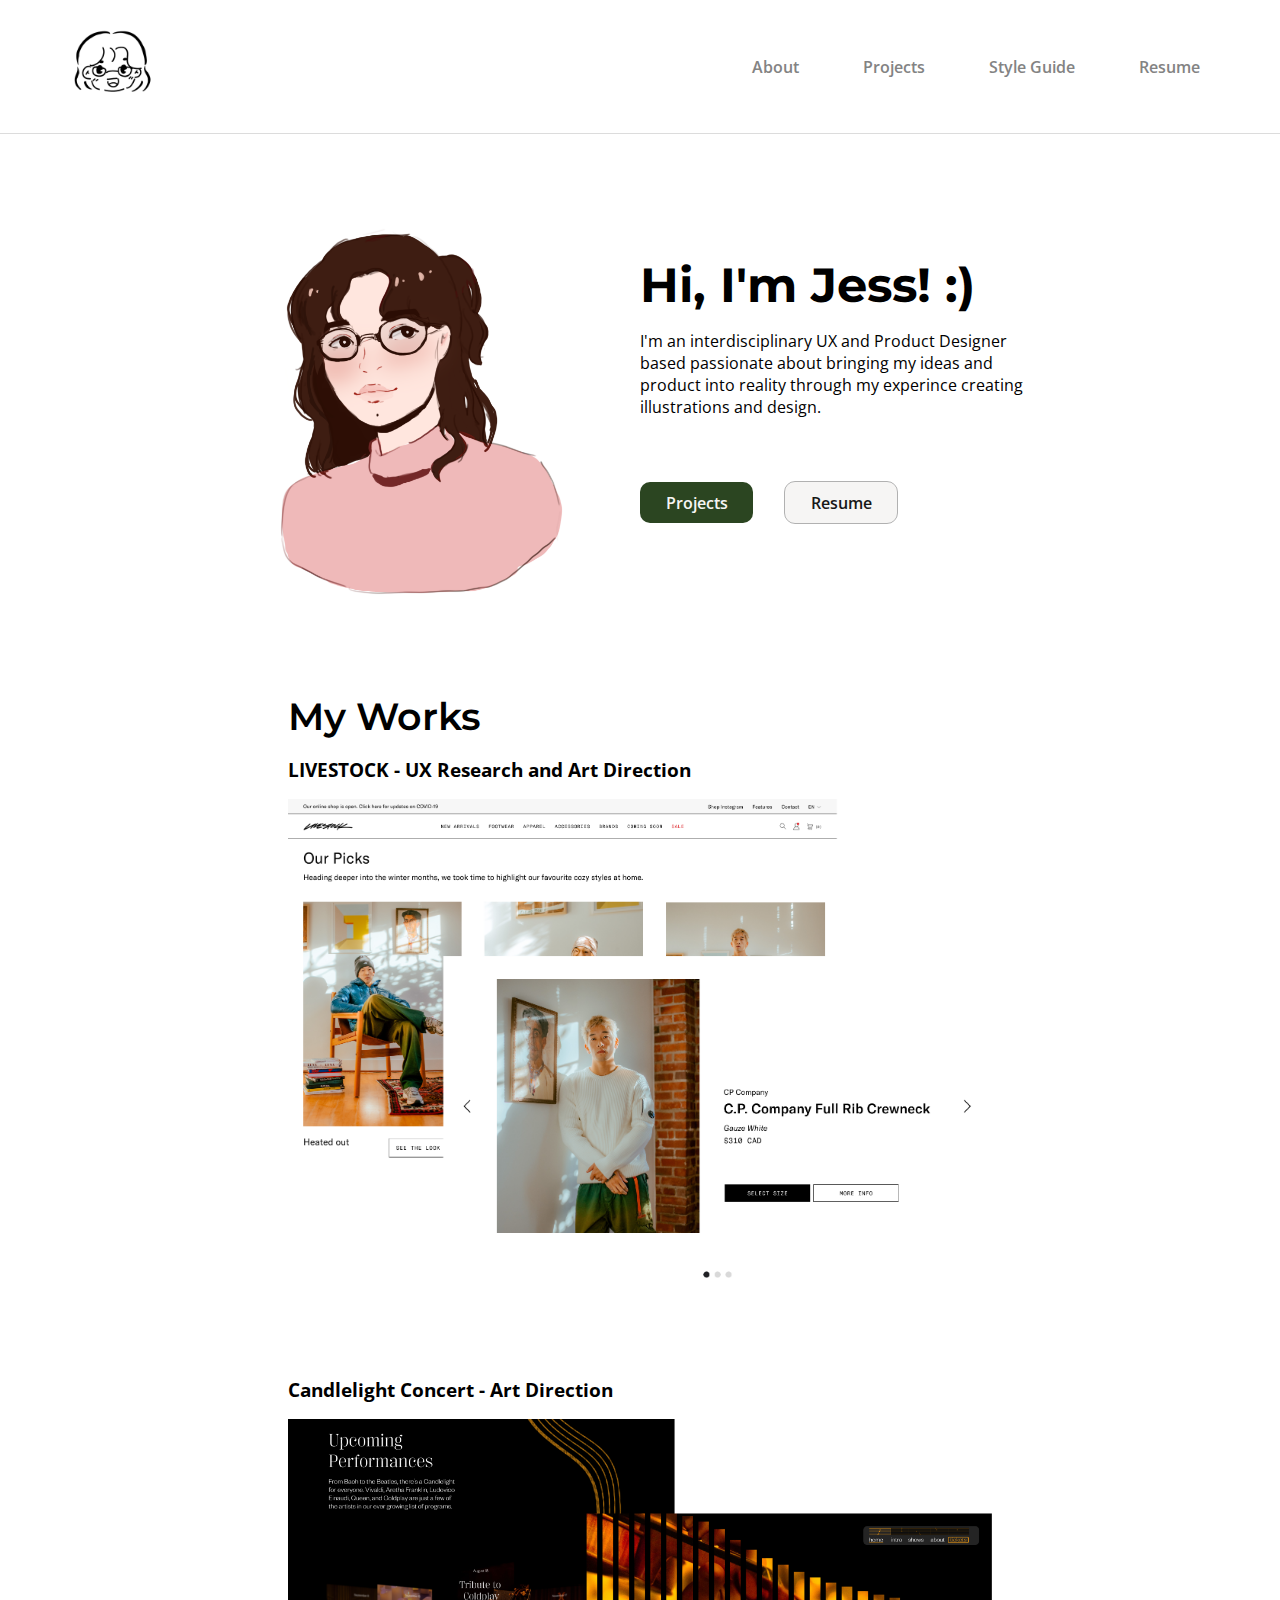
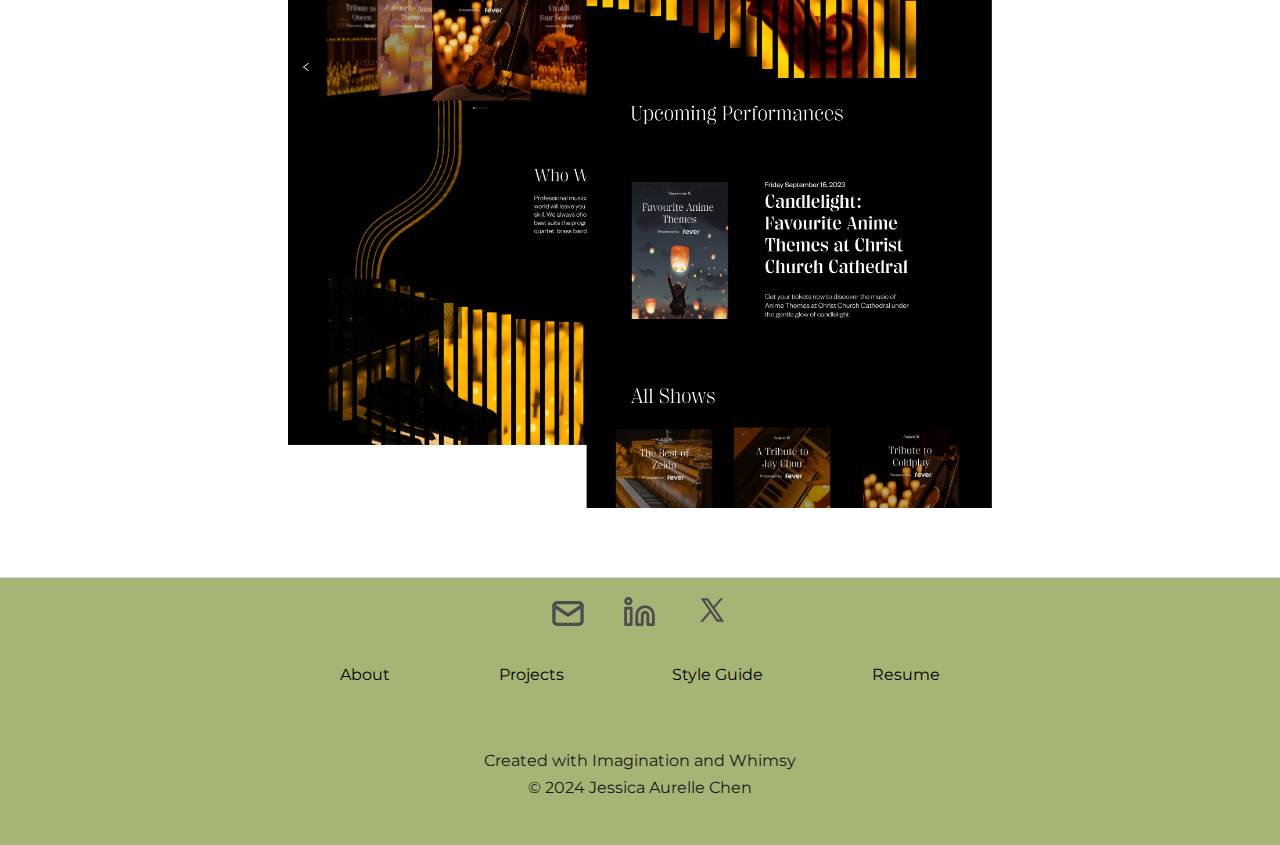
<file: index.html>
<!DOCTYPE html>
<html lang="en">

<head>
    <meta charset="UTF-8">
    <meta name="viewport" content="width=device-width, initial-scale=1.0">

    <link rel="stylesheet" href="css/main.css">
    <link rel="stylesheet" href="css/token.css">

    <!-- Google font import -->
    <link rel="preconnect" href="https://fonts.googleapis.com">
    <link rel="preconnect" href="https://fonts.gstatic.com" crossorigin>
    <link href="https://fonts.googleapis.com/css2?family=Montserrat:ital,wght@0,100..900;1,100..900&family=Open+Sans:wght@300..800&display=swap" rel="stylesheet">
    <link rel="icon" type="image/x-icon" href="favicon.ico">

    <title>Jessica's Portfolio</title>
</head>

<body>
    <!--==================== NAVIGATION BAR ====================-->
    <header id="header">
        <nav class="nav-container">
            <a href="index.html"> 
                <img class="logo" src="img/logo.png" alt="Logo for Jessica's Portfolio">
            </a>
            <div class="nav-menu" id="nav-menu">
                <a href="about.html" class="nav-link">About</a>
                <a href="index.html" class="nav-link">Projects</a>
                <a href="style_guide_page.html" class="nav-link">Style Guide</a>
                <a href="#" class="nav-link">Resume</a>
            </div>
        </nav>
    </header>

    <!--==================== HERO SECTION ====================-->
    <section id="about-me">
        <div class="about-me">
            <div class="Personal-Bio">
                <img class="Bio-Picture" src="img/Works7.png" alt="A drawing of Jess">
                <div class="Bio-Content">
                    <h2>Hi, I'm Jess! :)</h2>
                    <p> I'm an interdisciplinary UX and Product Designer based passionate about bringing my ideas and product into reality through my experince creating illustrations and design.</p>
                    <div class="btn-container">
                        <a href="#project-showcase" class="primary-btn">Projects</a>
                        <a href="#" class="secondary-btn">Resume</a>
                    </div>
                </div>
            </div>
        </div>
    </section>

    <section id="project-showcase">
        <h3> My Works </h3>
        <div>
            <h4 class="h4_change"> LIVESTOCK - UX Research and Art Direction </h4>
            <div class="project-hover" >
                <a href="livestock_page.html">
                    <img class="project-image" src="img/LIVESTOCK.png" alt="A case study of my interactive lookbook made for LIVESTOCK ">
                <div class="overlay">LIVESTOCK Interactive Lookbook</div>
                </a>
            </div>
        </div>
        <div>
            <h4 class="h4_change"> Candlelight Concert - Art Direction </h4>
            <div class="project-hover">
                <a href="candlelight_page.html">
                    <img class="project-image" src="img/CANDLELIGHT.png" alt="A case study of a website redesign I made for Candlelight Concert">
                    <div class="overlay">Candlelight Concert Website Redesign </div>
                </a>
            </div>
        </div>
    </section>

    

    <!--==================== FOOTER ====================-->
    <footer class="footer-container">
        <div class="footer-nav">
            <div class="footer-contact">
                <a href="mailto:jac49@sfu.ca">
                    <img class="footer-icon" src="svg/email.svg" alt="Email Icon.">
                </a>
                <a href="https://www.linkedin.com/in/jessica-chen">
                    <img class="footer-icon" src="svg/linkedin.svg" alt="LinkedIn Logo.">
                </a>
                <a href="https://https://twitter.com/inuraee">
                    <img class="footer-icon" src="svg/twitter.svg" alt="Twitter / X Logo.">
                </a>
            </div>
            <div class="footer-links">
                <a href="about.html" class="footer-link">About</a>
                <a href="projects.html" class="footer-link">Projects</a>
                <a href="style-guide.html" class="footer-link">Style Guide</a>
                <a href="#" class="footer-link">Resume</a>
            </div>
        </div>
        <div class="footer-text">
            <p class="footer-copyright"> Created with Imagination and Whimsy </p>
            <p class="footer-copyright"> © 2024 Jessica Aurelle Chen </p>
        </div>
    </footer>
</body>

</html>
</file>
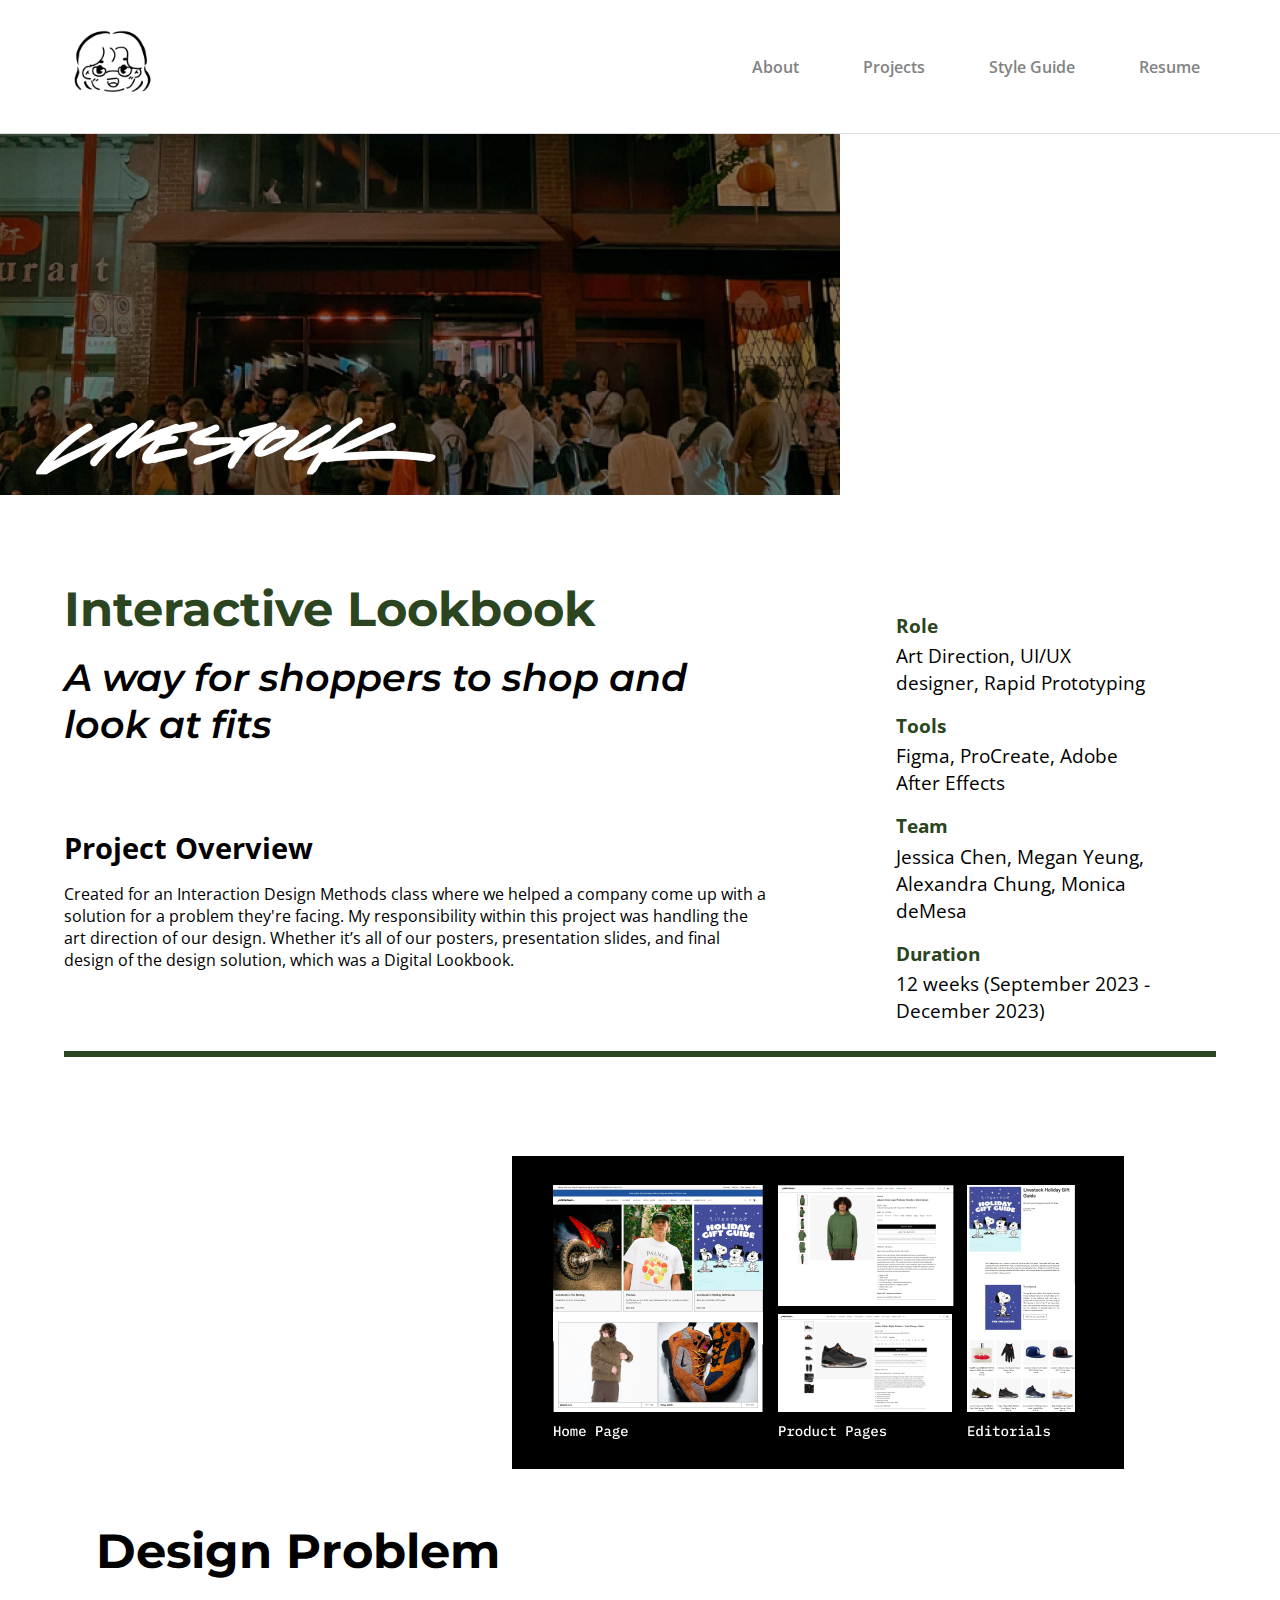
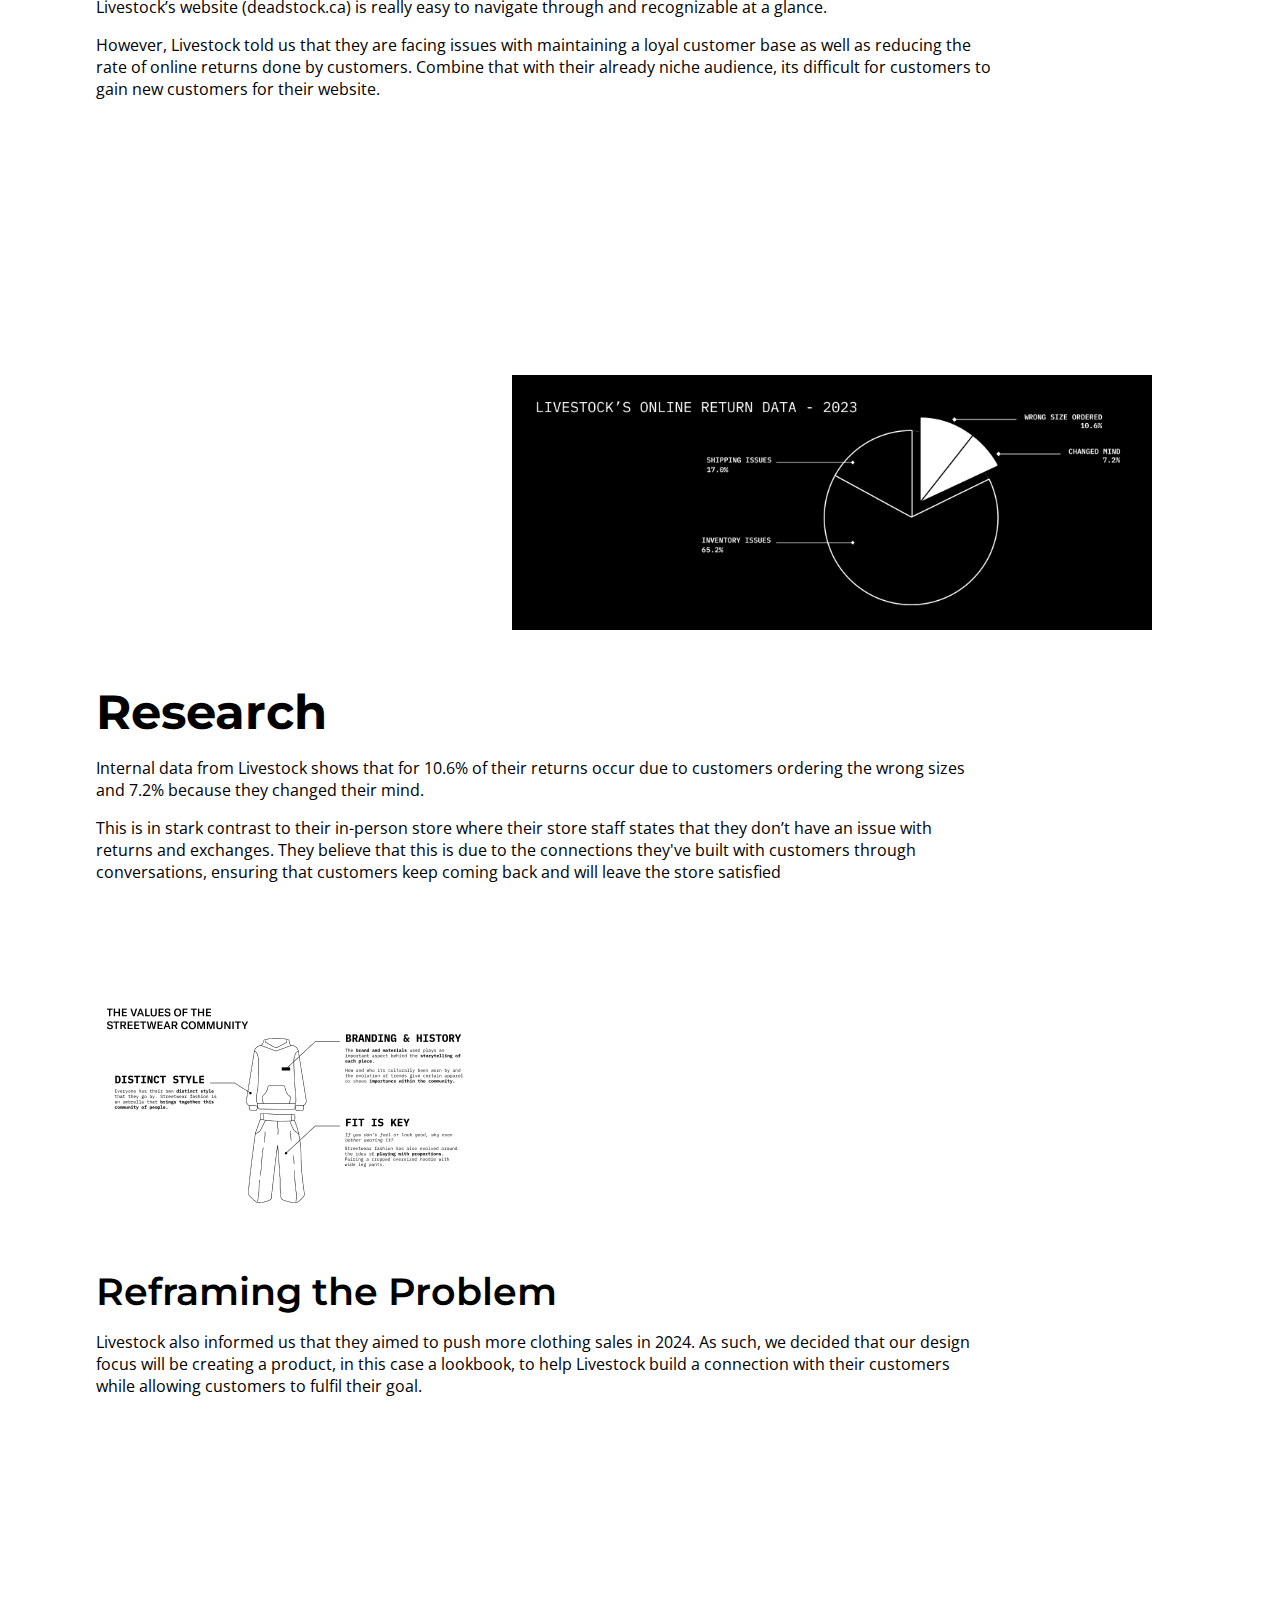
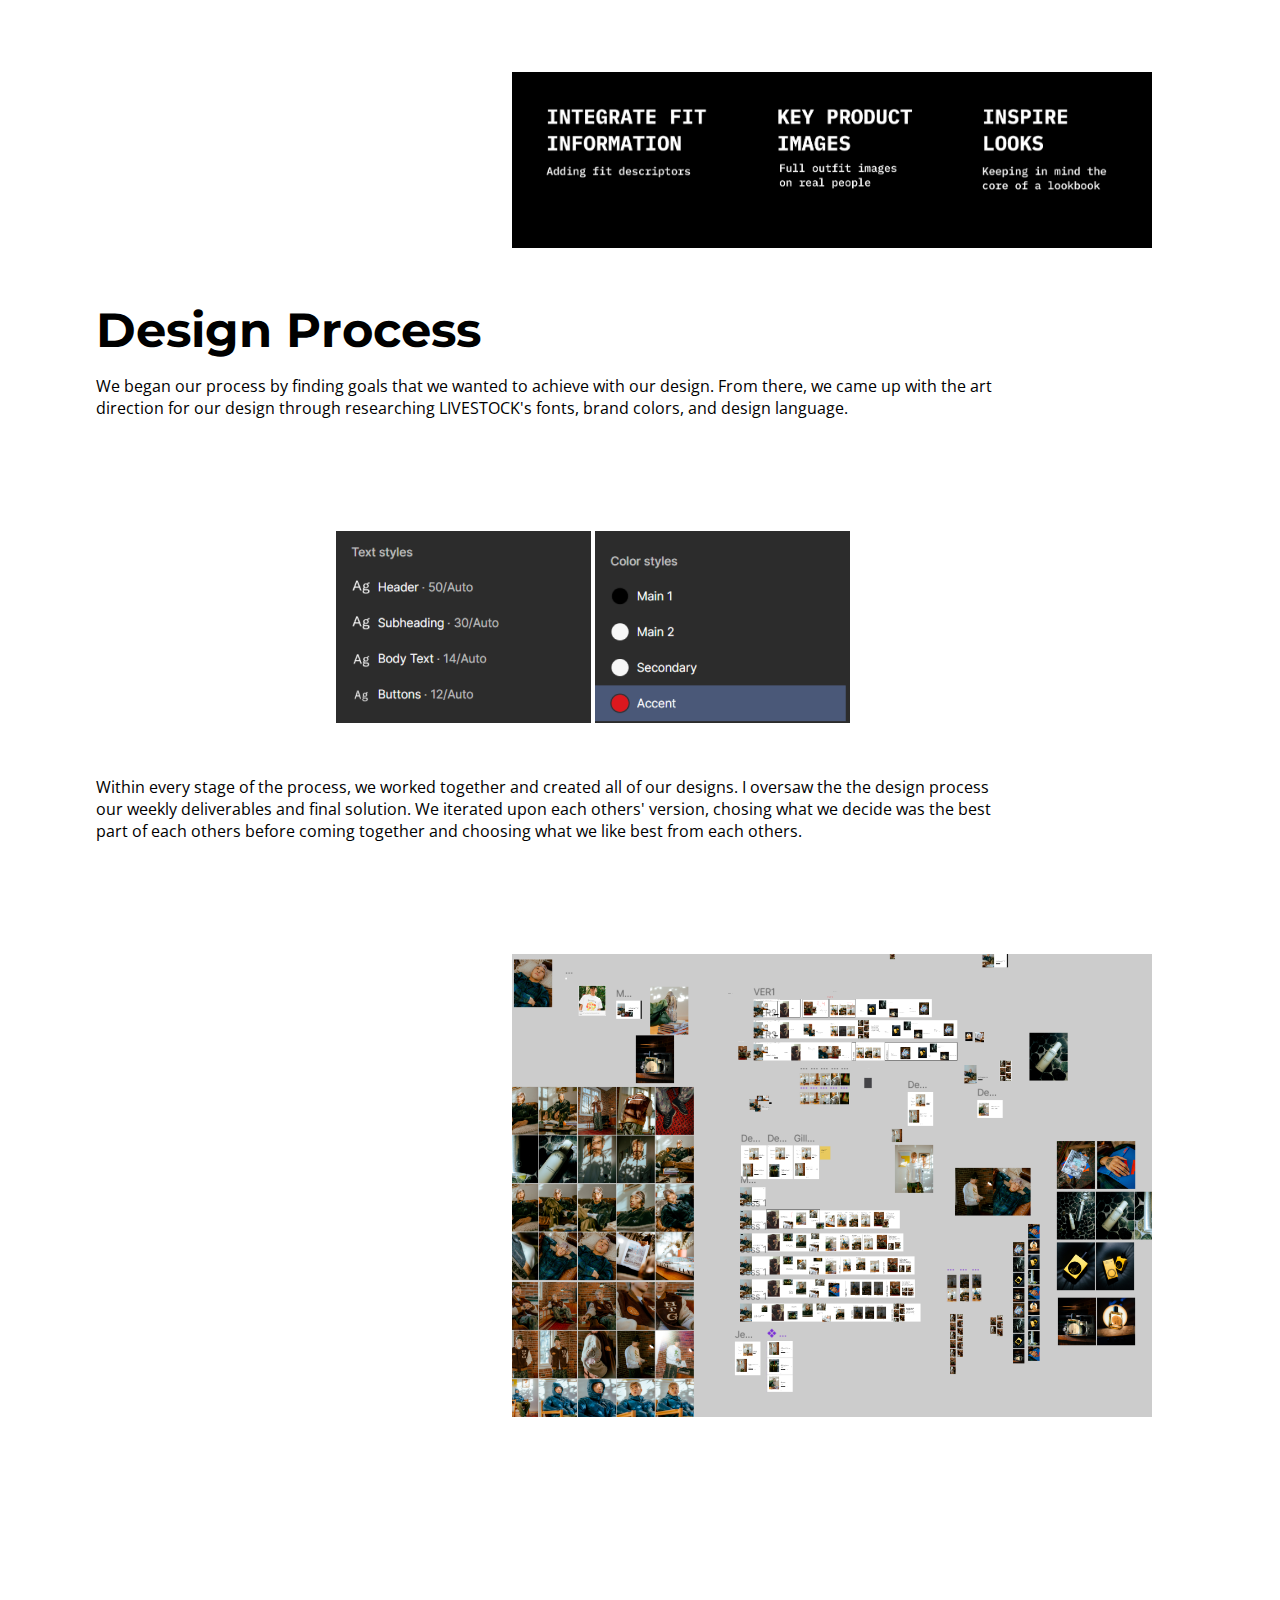
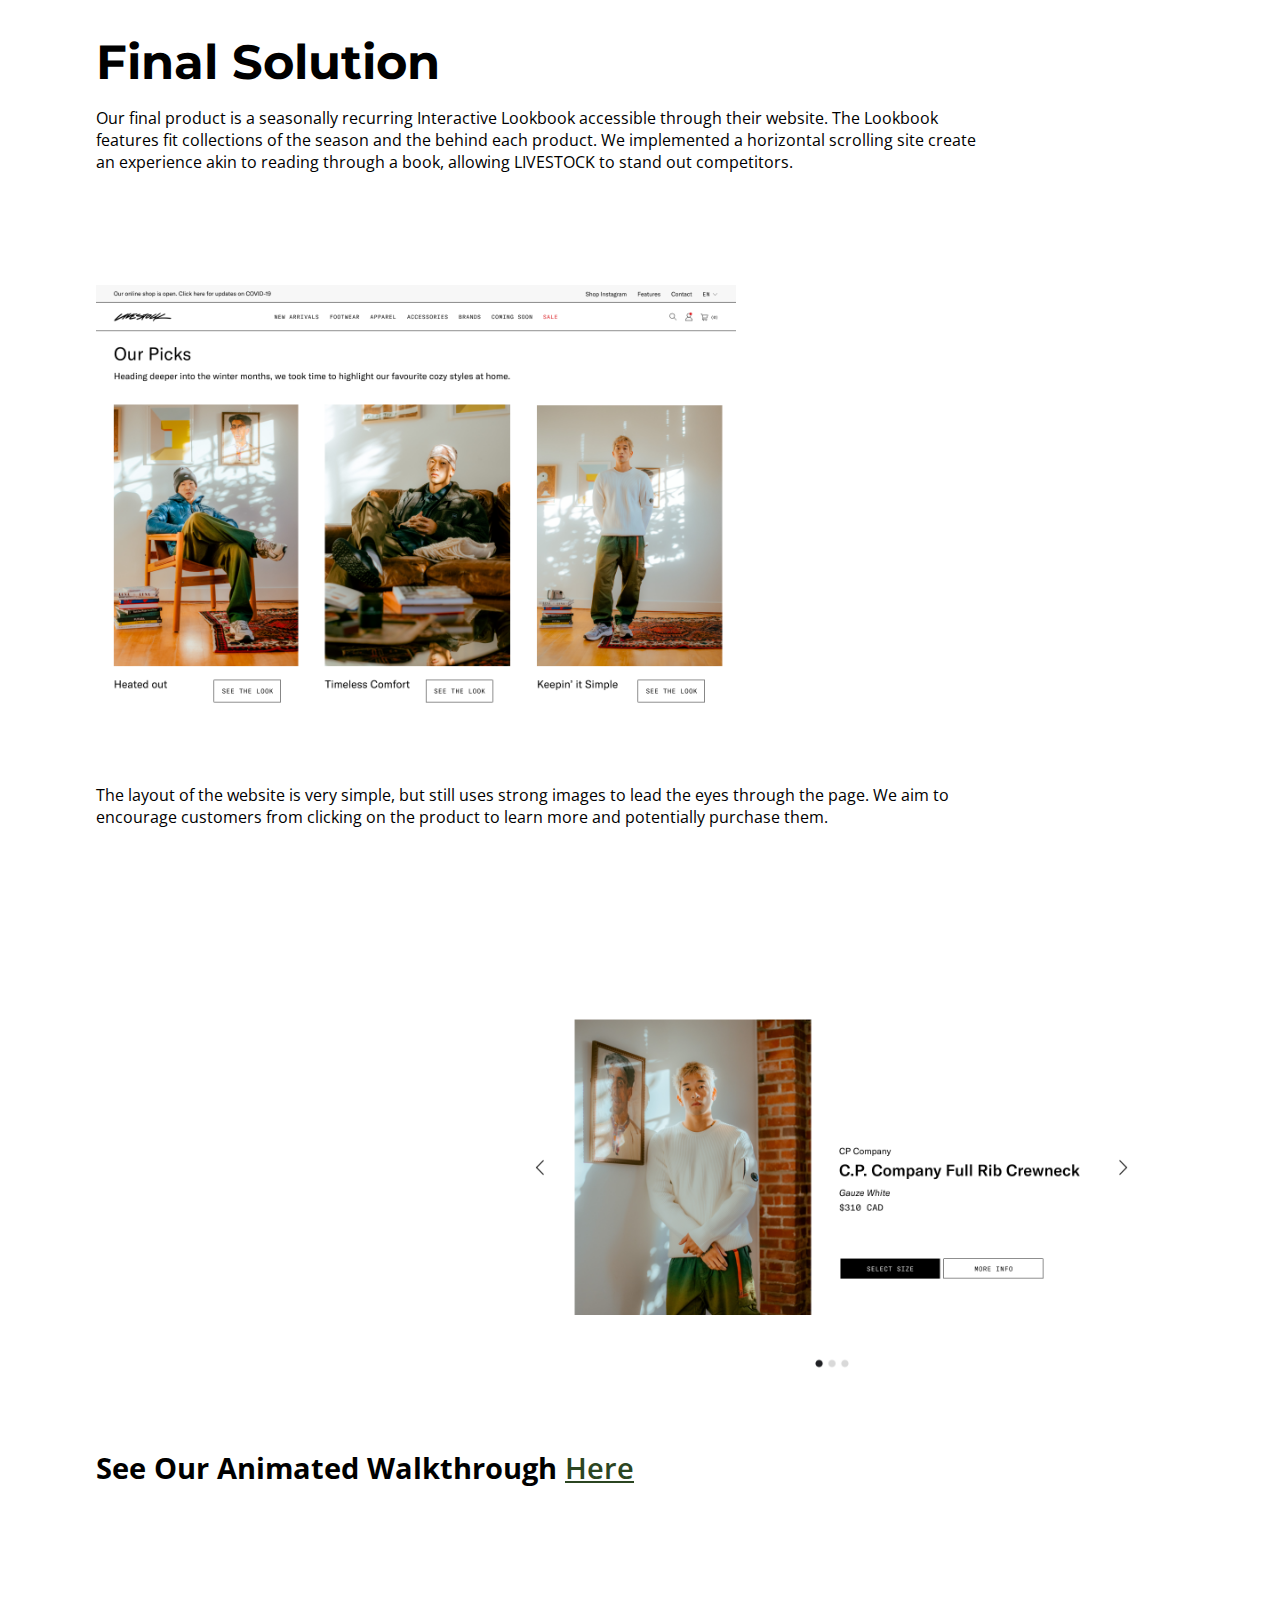
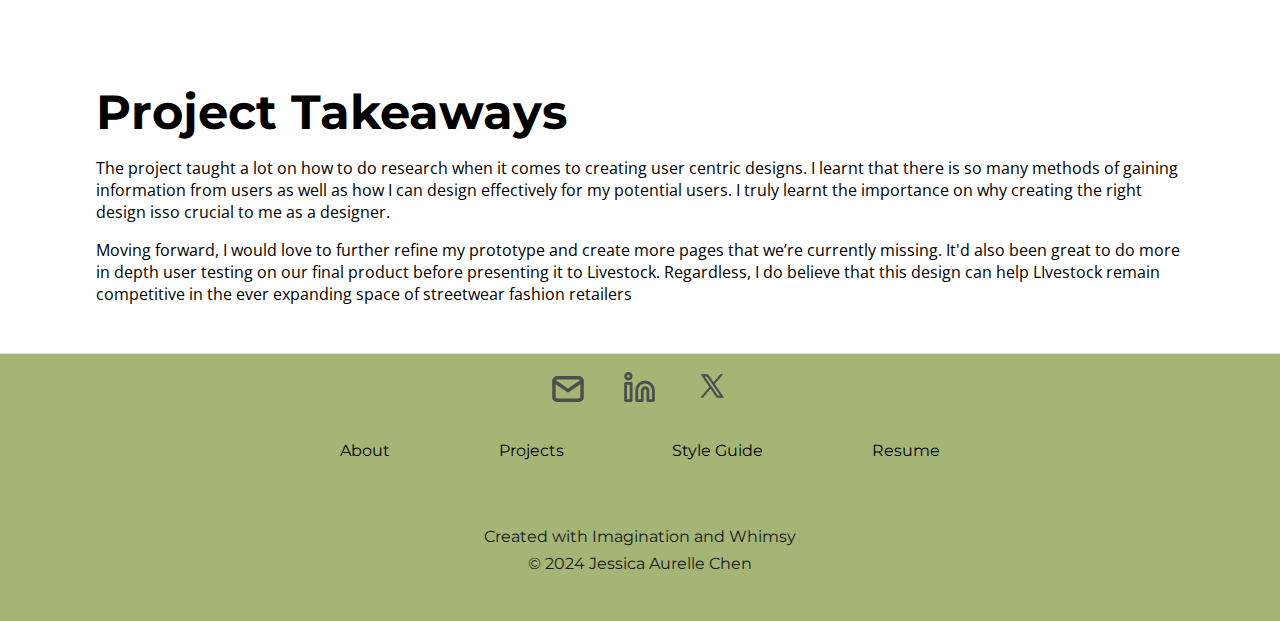
<file: livestock_page.html>
<!DOCTYPE html>
<html lang="en">

<head>
    <meta charset="UTF-8">
    <meta name="viewport" content="width=device-width, initial-scale=1.0">

    <link rel="icon" type="image/x-icon" href="favicon.ico">

    <link rel="stylesheet" href="css/main.css">
    <link rel="stylesheet" href="css/token.css">

    <!-- Google font import -->
    <link rel="preconnect" href="https://fonts.googleapis.com">
    <link rel="preconnect" href="https://fonts.gstatic.com" crossorigin>
    <link href="https://fonts.googleapis.com/css2?family=Montserrat:ital,wght@0,100..900;1,100..900&family=Open+Sans:wght@300..800&display=swap" rel="stylesheet">

    <title>Livestock - Interactive Lookbook</title>
</head>

<body>
    <!--==================== NAVIGATION BAR ====================-->
    <header id="header">
        <nav class="nav-container">
            <a href="index.html"> 
                <img class="logo" src="img/logo.png" alt="Logo for Jessica's Portfolio">
            </a>
            <div class="nav-menu" id="nav-menu">
                <a href="about.html" class="nav-link">About</a>
                <a href="index.html" class="nav-link">Projects</a>
                <a href="style_guide_page.html" class="nav-link">Style Guide</a>
                <a href="#" class="nav-link">Resume</a>
            </div>
        </nav>
    </header>

    <!--==================== HERO SECTION ====================-->
    <section id="hero-project">
         <img class="banner-image" src="img/livestock-banner.png" alt="banner created to start the livestock design process page">
            <div class="section-dividers-process">
                <div class="project-opener"> 
                <h2 class="green"> Interactive Lookbook </h2>
                <h3 class="spacing"> A way for shoppers to shop and look at fits </h3>
                <h4> Project Overview </h4>
                <p> Created for an Interaction Design Methods class where we helped a company come up with a solution for a problem they're facing. My responsibility within this project was handling the art direction of our design. Whether it’s all of our posters, presentation slides, and final design of the design solution, which was a Digital Lookbook.</p>
                </div>

            <div class="responsibilities">
                <h5 class="green header"> Role </h5>
                <h6> Art Direction, UI/UX designer, Rapid Prototyping </h6>
                <h5 class="green header"> Tools </h5>
                <h6> Figma, ProCreate, Adobe After Effects </h6>
                <h5 class="green header"> Team </h5>
                <h6> Jessica Chen, Megan Yeung, Alexandra Chung, Monica deMesa </h6>
                <h5 class="green header"> Duration</h5>
                <h6> 12 weeks (September 2023 - December 2023)</h6>
            </div>
        </div>
    </section>

     <div class="line-divider"> </div>

    <!--==================== ART DIRECTION ====================-->
    <section id="design-problem">
        <div class="section-dividers-explain">
          <img class="process-image right" src="img/livestock-current-website.png" alt="Screenshot of how the current web page looks"> 
          <h2>Design Problem</h2>
          <p> Livestock’s website (deadstock.ca) is really easy to navigate through and recognizable at a glance. </p>
          <p> However, Livestock told us that they are facing issues with maintaining a loyal customer base as well as reducing the rate of online returns done by customers. Combine that with their already niche audience, its difficult for customers to gain new customers for their website. <p>
        </div>
    </section>

    <section id="research">
        <div class="section-dividers-explain">
            <img class="process-image right" src="img/livestock-returns.png" alt="a pie chart of the return data set for livestock">
            <h2>Research</h2>
            <p> Internal data from Livestock shows that for 10.6% of their returns occur due to customers ordering the wrong sizes and 7.2% because they changed their mind.</p>
            <p> This is in stark contrast to their in-person store where their store staff states that they don’t have an issue with returns and exchanges. They believe that this is due to the connections they've built with customers through conversations, ensuring that customers keep coming back and will leave the store satisfied</p>

            <img class="process-image" src="img/livestock-community-values.png" alt="the various community values we found from talking to Livestock's customers">

            <h3> Reframing the Problem </h3>
            <p> Livestock also informed us that they aimed to push more clothing sales in 2024. As such, we decided that our design focus will be creating a product, in this case a lookbook, to help Livestock build a connection with their customers while allowing customers to fulfil their goal. </p>
        </div>
    </section>

    <section id="design-process">
        <div class="section-dividers-explain">
            <img class="process-image right" src="img/livestock-goals.png"  alt="3 goals that we found through our research for the streewear community">
            <h2>Design Process</h2>
            <p> We began our process by finding goals that we wanted to achieve with our design. From there, we came up with the art direction for our design through researching LIVESTOCK's fonts, brand colors, and design language. </p>
            <img class="process-image-style middle" src="img/livestock-style-text.png" alt="screenshot of the font template for any designs in this project">
            <img class="process-image-style" src="img/livestock-style-color.png"  alt="screenshot of the colors that can be used for any designs in this project">
            <p> Within every stage of the process, we worked together and created all of our designs. I oversaw the the design process our weekly deliverables and final solution. We iterated upon each others' version, chosing what we decide was the best part of each others before coming together and choosing what we like best from each others. </p>
            <img class="process-image right" src="img/livestock-wireframes.png" alt="overview of all the designs we created">
        </div>
    </section>


    <section id="final-solution">
        <div class="section-dividers-explain">
            <h2>Final Solution</h2>
            <p> Our final product is a seasonally recurring Interactive Lookbook accessible through their website. The Lookbook features fit collections of the season and the behind each product. We implemented a horizontal scrolling site create an experience akin to reading through a book, allowing LIVESTOCK to stand out competitors. </p>
            <img class="process-image" src="img/livestock-final-solution1.png" alt="an example of how the customer can see all the looks being offered in the lookbook">
            <p> The layout of the website is very simple, but still uses strong images to lead the eyes through the page. We aim to encourage customers from clicking on the product to learn more and potentially purchase them. </p>
            <img class="process-image right" src="img/livestock-final-solution-clothes.png" alt="an example of how the customer can see all the clothing used in a fit">

            <h4> See Our Animated Walkthrough <a href="https://www.youtube.com/watch?v=91LCIEOIMSw&feature=youtu.be" class="in-text-link">  Here </a> </h4>
        </div>
    </section>

    <section id="project-takeaways-explain">
        <div class="section-dividers">
            <h2>Project Takeaways</h2>
            <p>The project taught a lot on how to do research when it comes to creating user centric designs. I learnt that there is so many methods of gaining information from users as well as how I can design effectively for my potential users. I truly learnt the importance on why creating the right design isso crucial to me as a designer.</p>
            <p> Moving forward, I would love to further refine my prototype and create more pages that we’re currently missing. It'd also been great to do more in depth user testing on our final product before presenting it to Livestock. Regardless, I do believe that this design can help LIvestock remain competitive in the ever expanding space of streetwear fashion retailers</p>       
        </div>
    </section>



    <!--==================== FOOTER ====================-->
    <footer class="footer-container">
        <div class="footer-nav">
            <div class="footer-contact">
                <a href="mailto:jac49@sfu.ca">
                    <img class="footer-icon" src="svg/email.svg" alt="Email Icon.">
                </a>
                <a href="https://www.linkedin.com/in/jessica-chen">
                    <img class="footer-icon" src="svg/linkedin.svg" alt="LinkedIn Logo.">
                </a>
                <a href="https://https://twitter.com/inuraee">
                    <img class="footer-icon" src="svg/twitter.svg" alt="Twitter / X Logo.">
                </a>
            </div>
            <div class="footer-links">
                <a href="about.html" class="footer-link">About</a>
                <a href="projects.html" class="footer-link">Projects</a>
                <a href="style-guide.html" class="footer-link">Style Guide</a>
                <a href="#" class="footer-link">Resume</a>
            </div>
        </div>
        <div class="footer-text">
            <p class="footer-copyright"> Created with Imagination and Whimsy </p>
            <p class="footer-copyright"> © 2024 Jessica Aurelle Chen </p>
        </div>
    </footer>
</body>

</html>
</file>
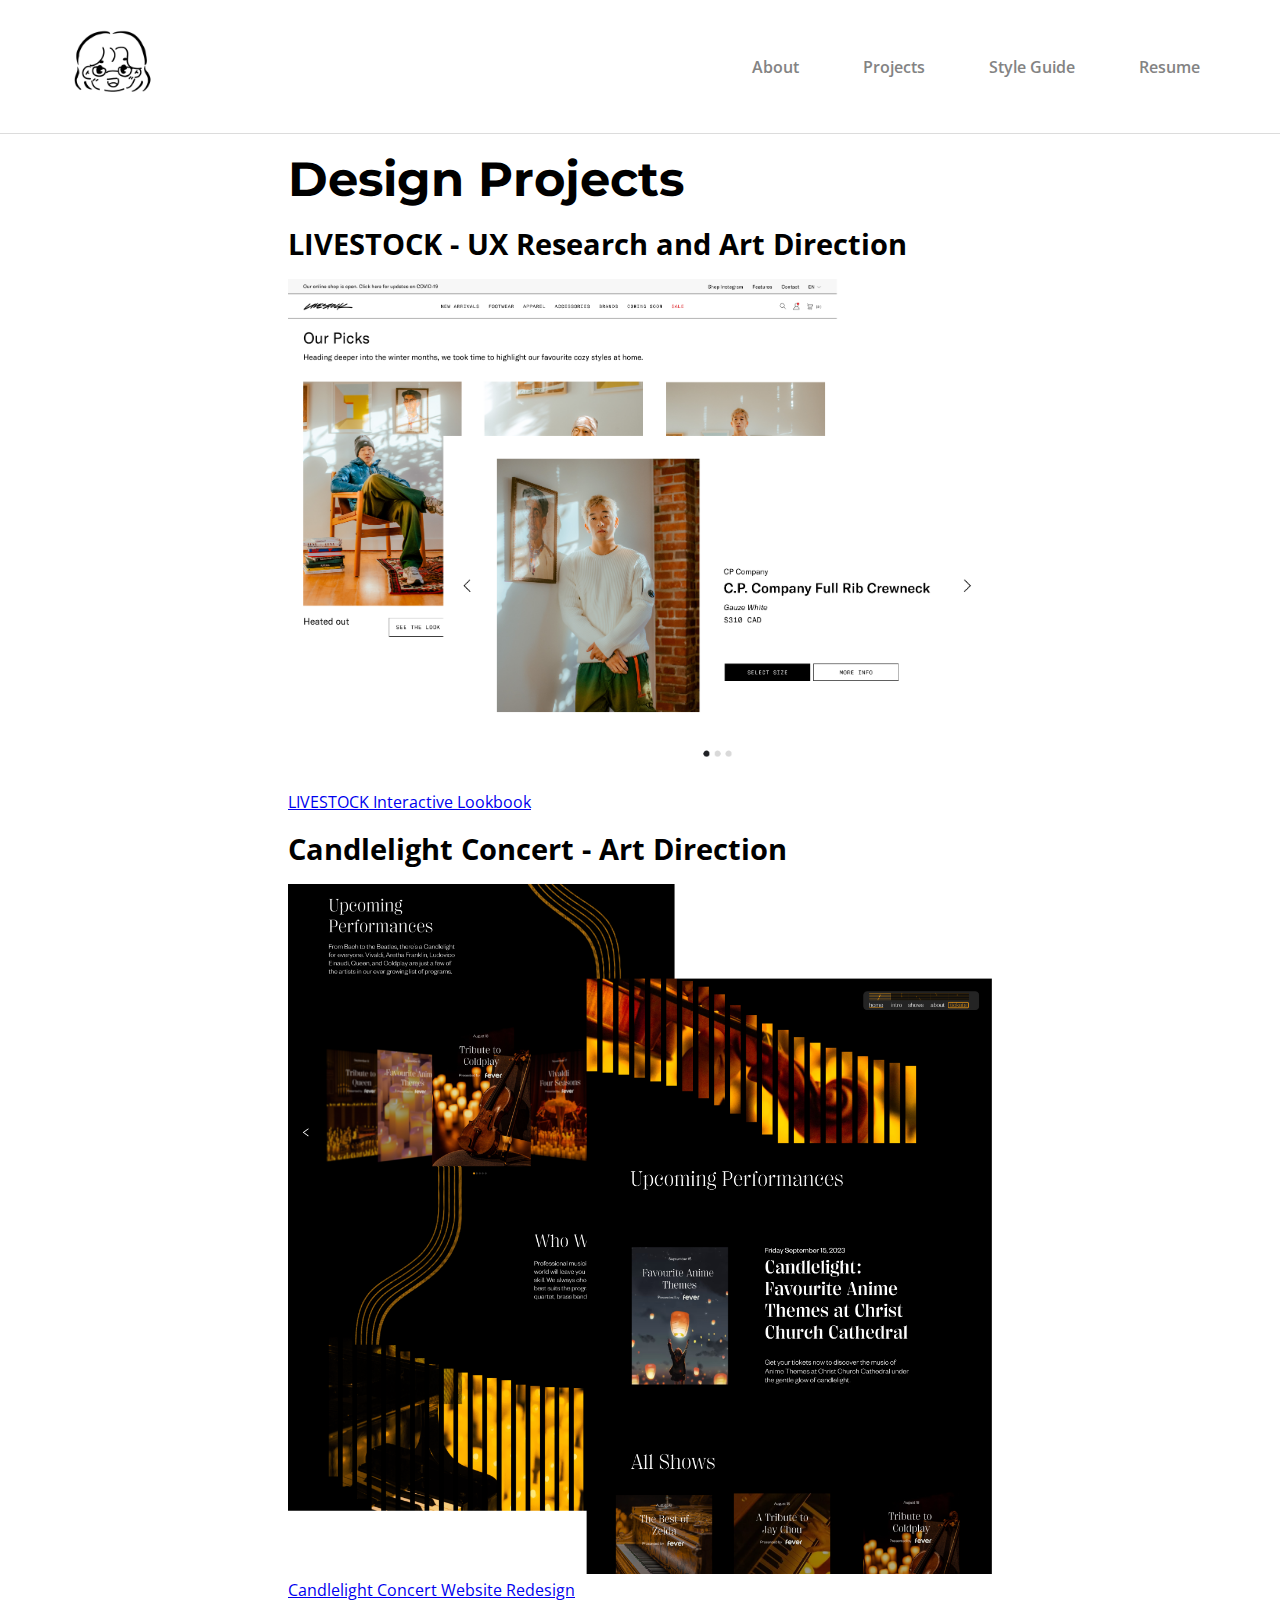
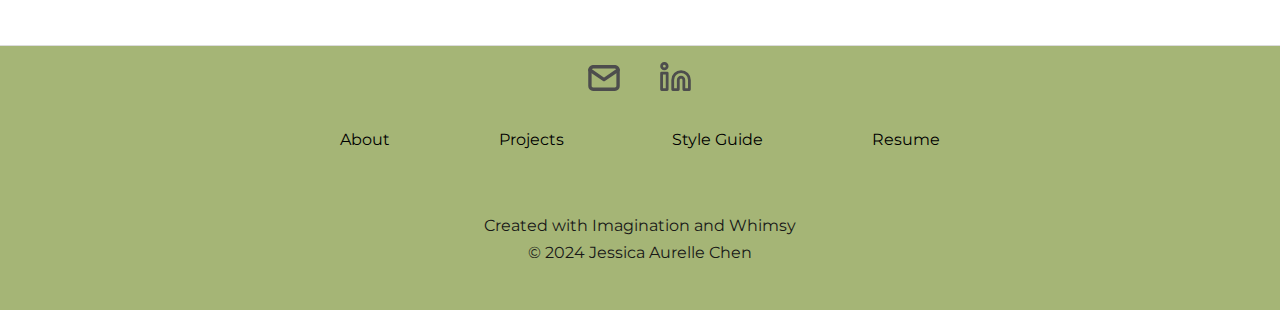
<file: projects.html>
<!DOCTYPE html>
<html lang="en">

<head>
    <meta charset="UTF-8">
    <meta name="viewport" content="width=device-width, initial-scale=1.0">

    <link rel="stylesheet" href="css/main.css">
    <link rel="stylesheet" href="css/token.css">

    <!-- Google font import -->
    <link rel="preconnect" href="https://fonts.googleapis.com">
    <link rel="preconnect" href="https://fonts.gstatic.com" crossorigin>
    <link
        href="https://fonts.googleapis.com/css2?family=Montserrat:ital,wght@0,100..900;1,100..900&family=Open+Sans:wght@300..800&display=swap"
        rel="stylesheet">
    <link rel="icon" type="image/x-icon" href="favicon.ico">

    <title>Jessica's Portfolio</title>
</head>

<body>
    <!--==================== NAVIGATION BAR ====================-->
    <header id="header">
        <nav class="nav-container">
            <a href="index.html">
                <img class="logo" src="img/logo.png" alt="Logo for Jessica's Portfolio">
            </a>
            <div class="nav-menu" id="nav-menu">
                <a href="about.html" class="nav-link">About</a>
                <a href="projects.html" class="nav-link">Projects</a>
                <a href="style_guide_page.html" class="nav-link">Style Guide</a>
                <a href="https://drive.google.com/file/d/1BkLLW4WvJOrCN-eRJy1SXTOx4qqN0LVs/view"
                    class="nav-link">Resume</a>
            </div>
        </nav>
    </header>

    <section id="project-showcase">
        <h2> Design Projects </h2>
        <div class="#">
            <h4 class="h3_change"> LIVESTOCK - UX Research and Art Direction </h4>
            <a href="livestock_page.html">
                <div class="product-image-block">
                    <img class="project-image" src="img/LIVESTOCK.png"
                        alt="A case study of my interactive lookbook made for LIVESTOCK ">
                    <div class="see-more-button">
                        <div class="see-more-text">LIVESTOCK Interactive Lookbook</div>
                    </div>
                </div>
            </a>
        </div>

        <div class="#">
            <h4 class="h3_change"> Candlelight Concert - Art Direction </h4>
            <a href="candlelight_page.html">
                <div class="product-image-block">
                    <img class="project-image" src="img/CANDLELIGHT.png"
                        alt="A case study of a website redesign I made for Candlelight Concert ">
                    <div class="see-more-button">
                        <div class="see-more-text">Candlelight Concert Website Redesign</div>
                    </div>
                </div>
            </a>
        </div>

        <br>
        <br>
    </section>



    <!--==================== FOOTER ====================-->
    <footer class="footer-container">
        <div class="footer-nav">
            <div class="footer-contact">
                <a href="mailto:jac49@sfu.ca">
                    <img class="footer-icon" src="svg/email.svg" alt="Email Icon.">
                </a>
                <a href="https://www.linkedin.com/in/jessica-chen-24b446243/">
                    <img class="footer-icon" src="svg/linkedin.svg" alt="LinkedIn Logo.">
                </a>
            </div>
            <div class="footer-links">
                <a href="about.html" class="footer-link">About</a>
                <a href="projects.html" class="footer-link">Projects</a>
                <a href="style-guide.html" class="footer-link">Style Guide</a>
                <a href="https://drive.google.com/file/d/1BkLLW4WvJOrCN-eRJy1SXTOx4qqN0LVs/view"
                    class="footer-link">Resume</a>
            </div>
        </div>
        <div class="footer-text">
            <p class="footer-copyright"> Created with Imagination and Whimsy </p>
            <p class="footer-copyright"> © 2024 Jessica Aurelle Chen </p>
        </div>
    </footer>
</body>

</html>
</file>
<file: css/main.css>
html {
    font-family: "Open Sans", sans-serif;
    font-weight: 400;
    font-size: 2.5vw;
    scroll-behavior: smooth;
    scroll-padding-top: var(--scroll-padding, 50px);
}

body {
    font-size: .5rem;
    font-weight: 400;
    margin: 0;
    padding: 0;
    background-color: var(--neutral-000);
}

h1 {
    font-family: "Montserrat", sans-serif;
    font-weight: 700;
    font-style: normal;
    font-size: 2rem;
}

h2 {
    font-family: "Montserrat", sans-serif;
    font-weight: 700;
    font-style: normal;
    font-size: 1.5rem;
    margin: 0.5rem 0;
}

.style-header{
    margin: 0 3rem;
}

h3 {
    font-family: "Montserrat", sans-serif;
    font-weight: 600;
    font-size: 1.2rem;
    margin: 0.5rem 0;
}

h4 {
    font-weight: 700;
    font-size: .9rem;
    margin: 0.5rem 0;
}

.h4_change{
    font-weight: 700;
    font-size: .6rem;
    margin: 0.5rem 0;
}

h5 {
    font-weight: 600;
    font-size: .75rem;
    margin: 0.5rem 0;
}

h6 {
    font-weight: 400;
    font-size: .6rem;
    margin-top: 0rem;
    margin: 0;
}

/*========== NAVIGATION BAR ==========*/

header {
    top: 0;
    width: 100%;
    z-index: 100;
    border-bottom: 1px solid var(--neutral-100);
    background-color: var(--neutral-000);
    transition: 0.5s;
    margin: 0;
    margin-top: 0;
}

.logo{
    max-width: 3rem;
    width: 100%;
    transition: 0.5s;
}

.logo:hover{
    transform: scale(1.05); 
}

.nav-container {
    display: flex;
    flex-direction: row;
    align-items: center;
    justify-content: space-between;
    padding: 0.5rem 2rem;
}

.nav-menu {
    display: flex;
    align-items: center;
    flex-direction: row;
    flex-wrap: wrap;
    gap: 1rem;
}

.nav-link {
    font-size: .5rem;
    font-weight: 600;
    color: var(--neutral-600);
    text-decoration: none;
    transition: 0.6s;
    padding: 0.5rem;
    border-radius: 10px;
}

.nav-link:hover,
.nav-link:focus {
    border-radius: 10px;
    color: var(--green-300);
    font-weight: 700;
}

/*========== FOOTER ==========*/

.footer-container {
    font-family: "Montserrat", sans-serif;
    display: flex;
    flex-direction: column;
    align-items: center;
    border-top: 1px solid var(--neutral-100);
    background-color: var(--green-100);
}

.footer-nav {
    display: flex;
    flex-direction: column;
    align-items: center;
}

.footer-contact {
    display: flex;
    align-items: baseline;
    flex-direction: row;
    margin: .5rem;
    gap: 1.25rem;
}

.footer-icon {
    width: 2.5vw;
    transition: transform 0.3s, color 0.3s;
}

.footer-icon:hover {
    transform: scale(1.2);
}

.footer-links {
    gap: 1rem 2rem;
    display: flex;
    align-items: center;
    flex-direction: row;
    flex-wrap: wrap;
    justify-content: center;
}

.footer-link {
    color: var(--neutral-900);
    text-decoration: none;
    transition: 0.3s;
    margin: 0.5rem;
    padding: 0.1rem 0.2rem;
    align-self: center;
    text-align: center;
}

.footer-link:hover {
    font-weight: 600;
    font-size: .6rem;
    color: var(--green-300);
}

.footer-link:focus{
    color: var(--accent);
}

.footer-text {
    display: flex;
    flex-direction: column;
    align-items: center;
    gap: 0.25rem;
    align-self: center;
    text-align: center;
    margin: 1.5rem 0;
}

.footer-copyright {
    color: var(--neutral-black);
    margin: 0;
    padding: 0;
    align-self: center;
    text-align: center;
}

.footer-extra {
    font-size: 0.5rem;
    color: var(--neutral-black);
    margin: 0;
    padding: 0;
    align-self: center;
    text-align: center;
}

/*========== STYLE GUIDE ==========*/

code {
    background-color: var(--neutral-100);
    padding: 0.5rem;
    display: block;
    border-radius: 10px;
    color: var(--green-300);
    font-size: 0.5rem;
}

.element {
    margin: 0 2rem;
    padding: .5rem 0rem .5rem; /* top, right/left, bottom */
    border-top-width: 0.2rem;
    border-top-style: solid;
    border-top-color: var(--green-300);
}

.element-1 {
    margin: 0 2rem;
    padding: .5rem 0rem .5rem; /* top, right/left, bottom */
}

.element-main {
    margin: 2rem 0;
}

#hero{
    background-color: var(--green-100);
}

.section-header {
    margin: 0 3rem;
    padding-bottom: 5rem;
    padding-top: 3rem;
}


#hero nav p {
    margin-bottom: 2rem;
}

.style-guide-nav{
    margin-top: 1rem;
}

.style-guide-nav a{
    margin: 1rem 1.5rem 0 0;
    color: var(--neutral-900);
    text-decoration: underline;
    transition: .5s;
}

.style-guide-nav  a:hover,
.style-guide-nav a:focus {
    color: var(--accent);
    font-size: .6rem;
    font-weight: 600;
    text-decoration: none;
}

.color-palette {
    display: inline-flex;
    flex-wrap: wrap;
    gap: 1rem;
}

.color {
    display: flex;
    flex-direction: column;
    align-items: center;
    width: fit-content;
    gap: 0.25rem;
}

.color>div {    
    border-radius: 10px;
    width: 5rem;
    height: 3rem;
    border: 1px solid var(--neutral-200);
}

.color>small {
    font-size: 0.75rem;
    font-weight: 400;
}

/* 
    INTERACTIVE ELEMENTS
  */

.btn-container {
    display: flex;
    flex-direction: row;
    flex-wrap: wrap;
    gap: 1rem;
    margin: 2rem 0rem;
}

.primary-btn {
    padding: .3rem .8rem;
    background-color: var(--green-300);
    color: var(--neutral-white);
    font-size: .5rem;
    font-weight: 600;
    border-radius: 10px;
    outline: none;
    text-decoration: none;
    transition: 0.5s;
}
.primary-btn:hover, .primary-btn:focus {
    background-color: var(--green-100);
    color: var(--neutral-black);
    padding: 0.35rem .9rem;
}

.secondary-btn {
    padding: .3rem .8rem;
    background-color: var(--neutral-white);
    color: var(--neutral-black);
    outline: solid 1px var(--neutral-300);
    font-size: .5rem;
    font-weight: 600;
    border-radius: 10px;
    text-decoration: none;
    transition: 0.5s;
}

.secondary-btn:hover, .secondary-btn:focus {
    background-color: var(--green-100);
    padding: 0.35rem .9rem;
}

.in-text-link,
p>a {
    color: var(--green-300);
    transition: color 0.5s;
    text-decoration: underline;
    font-weight: 600;
}

.in-text-link:hover,
p>a:hover {
    color: var(--accent);
    text-decoration: underline;
}

.in-text-link:focus-visible,
p>a:focus-visible,
.image-link:focus-visible {
    text-decoration: none;
    outline: 1px solid var(--accent);
    border-radius: 10px;
    padding: 0 0.2rem;
}

/*
    CONTENT
  */

.img-bio {
    width: 15rem;
    border-radius: 10px;
}

.img-case-study {
    width: 100%;
}

/*
    COMBINED ELEMENTS
  */

  .combined-element-container {
    border-radius: 10px;
    outline: 1px solid var(--neutral-300);
    padding: 0.5rem 0rem;
  }

  /*========== HOME PAGE ==========*/

  /*
    HERO
  */

  .hero-landing-container {
    display: flex;
    flex-direction: column;
    gap: 0rem;
    max-width: 32rem;
  }

  .hero-landing-container h1 {
    margin: 0;
  }

  .hero-landing-container p {
    font-size: 1.25rem;
  }

  .hero-landing-container small {
    color: var(--neutral-500);
    font-size: 1rem;
    margin-bottom: 2rem;
  }

/*========== PROCESS ==========*/
.banner-image{
    max-width: 100%;
}

.header{
    font-size: .6rem;
    font-weight: 700;
    margin: .5rem 0 .1rem 0;
}

.green{
    color: var(--green-300);
}

.spacing{
    margin-bottom: 2.5rem;
    font-style: italic;
}

.section-dividers-process {
    display: flex;
}

.project-opener{
    margin: 2rem 2rem;
    width: 55%;
}

.responsibilities{
    margin: 3rem 0 0 2rem;
    width: 20%;
}

.line-divider{
    margin: 0 2rem;
    border-top-width: 0.2rem;
    border-top-style: solid;
    border-top-color: var(--green-300);
}

.process-image, .process-image-style{
    max-width: 50vw;
    max-height: 50vw;
    margin: 3rem auto 1rem auto;
}

.right{
    margin-left: 13rem;
}

.middle{
    margin-left: 7.5rem
}

.section-dividers-explain {
    margin: 0 3rem 4rem;
    padding: .1rem 0rem 1rem; /* top, right/left, bottom */
    width: 70%;
}


/*========== About Me ==========*/

.about-me{
    margin: 1rem 8rem
}

#project-showcase, .project-image{
    align-items: center;
    max-width: 55vw;
    width: 100%;
    height: 100%;
    margin: auto;
    transition: .5s ease;
}

.project-hover{
  position: relative;
  margin: 0 0 2rem 0;
}

.overlay {
    align-items: center;
    position: absolute; 
    bottom: 0; 
    background: rgba(0, 0, 0, 0.8);
    color: var(--neutral-white);
    max-width: 45vw;
    width: 100%;
    transition: .5s ease;
    opacity:0;
    font-size: .6rem;
    font-weight: 600;
    padding: 3rem 2rem;
    text-align: center;
}

.project-hover:hover .overlay {
    opacity: 1;
    transform: scale(1.05);
}

.project-image:hover{
    transform: scale(1.05); 
}

.section-dividers {
    margin: 0 3rem;
    padding: .1rem 0rem 1rem; /* top, right/left, bottom */
}

.Personal-Bio{
    display: flex;
}

.Bio-Picture{
    max-width: 25vw;
    width: 100%;
    height: 100%;
    margin: 0rem 2rem 0 0;
}

.Bio-Content{
    align-items: center;
    align-content: center;
    max-width: 50%;
}

.gallery-pictures{
    margin: 0 1rem;
    display: flex;
    flex-wrap: wrap;
    align-items: center;
}
.gallery-pictures img{
    margin: 1rem;
    max-width: 25vw;
    max-height: 25vw;
}

#gallery{
    margin-top: 2rem;
}

@media only screen and (max-width: 480px) {
    body {
        font-size: .7rem;
    }

    .nav-link {
        font-size: 1rem;
    }

    .gallery-pictures{
        margin: 0 2rem;
        align-items: center;
    }

    .gallery-pictures img{
        margin: 0;
        max-width: 38vw;
        max-height: 70vw;
    }

    .section-dividers-explain {
        margin: 0 3rem 2rem;
    }

    .process-image{
        max-width: 60vw;
        max-height: 60vw;
        margin: 2rem auto 1rem auto;
    }

    .process-image-style{
        max-width: 30vw;
        max-height: 30vw;
    }


    .right{
        margin-left: 7rem;
    }

    .middle{
        margin-left: 3rem;
    }



    .about-me{
    margin: 1rem 5rem
    }

    #project-showcase, .project-image{
    max-width: 65vw;
    }
}

@media only screen and (max-width: 960px) {
    body {
        font-size: .75rem;
    }

    .nav-link {
        font-size: .8rem;
    }

    .gallery-pictures img{
        margin: 0.5rem;
        max-height: 50vw;
    }
}
</file>
<file: css/token.css>
:root {
    /* BRAND COLORS */
    --white: #FFFFFf;
    --neutral-white: #F6F5F4;
    --neutral-100: #DCDCDC;
    --neutral-300: #B1B1B1;
    --neutral-600: #838383;
    --neutral-black: #181817;
    --green-100: #A5B576;
    --green-200: #5a6e3a;
    --green-300: #2b4521;
    --accent: #88333D;
  }

  .color-black {
    background-color: var(--neutral-black);
  }

  .color-neutral-600 {
    background-color: var(--neutral-600);
  }

  .color-neutral-300 {
    background-color: var(--neutral-300);
  }

  .color-neutral-100 {
    background-color: var(--neutral-100);
  }

  .color-white {
    background-color: var(--neutral-white);
  }

  .color-green-300 {
    background-color: var(--green-300);
  }

  .color-green-200 {
    background-color: var(--green-200);
  }
  
  .color-green-100 {
    background-color: var(--green-100);
  }

  .color-accent {
    background-color: var(--accent);
  }
</file>
